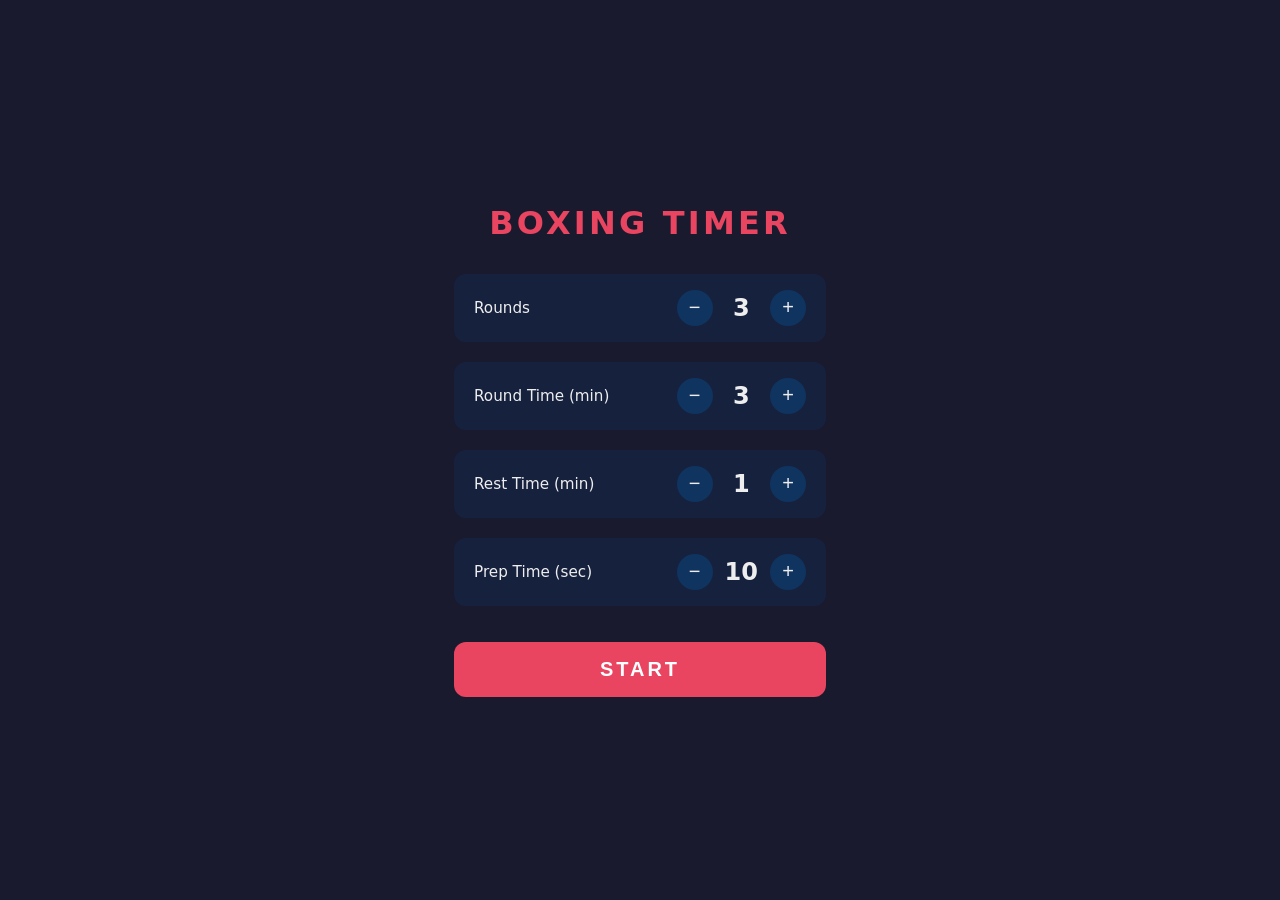
<file: index.html>
<!DOCTYPE html>
<html lang="en">
<head>
  <meta charset="UTF-8">
  <meta name="viewport" content="width=device-width, initial-scale=1.0">
  <title>Boxing Interval Timer</title>
  <link rel="stylesheet" href="style.css">
</head>
<body>
  <div class="container">
    <h1>Boxing Timer</h1>

    <div id="setup" class="setup">
      <div class="setting">
        <label for="rounds">Rounds</label>
        <div class="stepper">
          <button class="stepper-btn" data-target="rounds" data-dir="-1">−</button>
          <span id="rounds">3</span>
          <button class="stepper-btn" data-target="rounds" data-dir="1">+</button>
        </div>
      </div>

      <div class="setting">
        <label for="roundTime">Round Time (min)</label>
        <div class="stepper">
          <button class="stepper-btn" data-target="roundTime" data-dir="-1">−</button>
          <span id="roundTime">3</span>
          <button class="stepper-btn" data-target="roundTime" data-dir="1">+</button>
        </div>
      </div>

      <div class="setting">
        <label for="restTime">Rest Time (min)</label>
        <div class="stepper">
          <button class="stepper-btn" data-target="restTime" data-dir="-1">−</button>
          <span id="restTime">1</span>
          <button class="stepper-btn" data-target="restTime" data-dir="1">+</button>
        </div>
      </div>

      <div class="setting">
        <label for="prepTime">Prep Time (sec)</label>
        <div class="stepper">
          <button class="stepper-btn" data-target="prepTime" data-dir="-1">−</button>
          <span id="prepTime">10</span>
          <button class="stepper-btn" data-target="prepTime" data-dir="1">+</button>
        </div>
      </div>

      <button id="startBtn" class="start-btn">START</button>
    </div>

    <div id="timer" class="timer hidden">
      <div id="phaseLabel" class="phase-label">GET READY</div>
      <div id="roundLabel" class="round-label">Round 1 / 3</div>
      <div id="clock" class="clock">0:10</div>
      <div class="controls">
        <button id="pauseBtn" class="control-btn">PAUSE</button>
        <button id="resetBtn" class="control-btn">RESET</button>
      </div>
    </div>
  </div>

  <script src="app.js"></script>
</body>
</html>
</file>
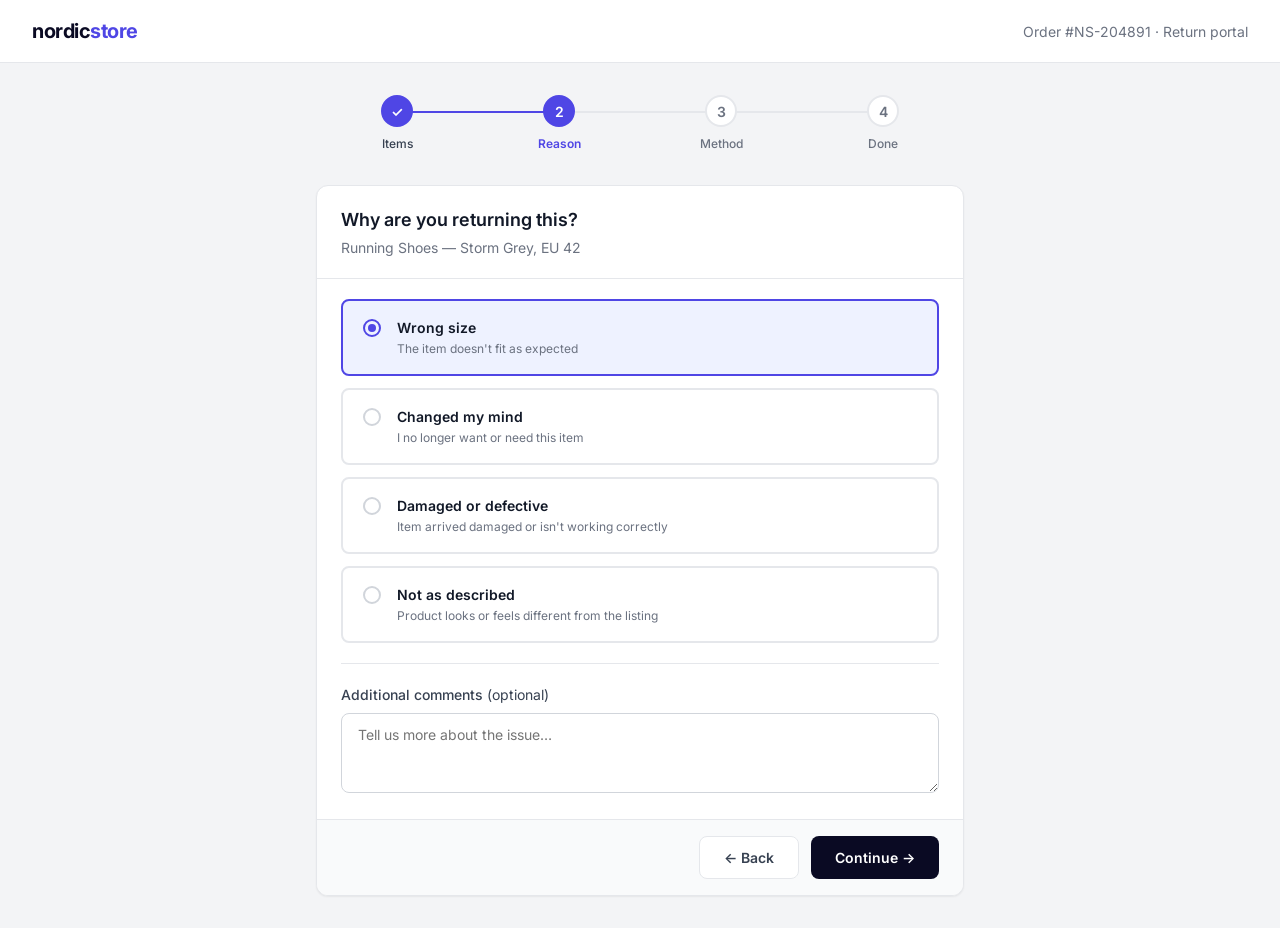
<file: return-flow.html>
<!DOCTYPE html>
<html lang="en">
<head>
  <meta charset="UTF-8">
  <meta name="viewport" content="width=device-width, initial-scale=1.0">
  <title>Return Items — Ingrid Design System Prototype</title>
  <link rel="preconnect" href="https://fonts.googleapis.com">
  <link href="https://fonts.googleapis.com/css2?family=Inter:wght@400;500;600;700&display=swap" rel="stylesheet">
  <style>
    /* ─── Design Tokens (Ingrid visual identity — reconstructed) ─── */
    :root {
      /* Colors */
      --color-primary:        #0A0A23;
      --color-primary-hover:  #1a1a3e;
      --color-accent:         #4F46E5;
      --color-accent-light:   #EEF2FF;
      --color-success:        #059669;
      --color-success-bg:     #ECFDF5;
      --color-warning:        #D97706;
      --color-warning-bg:     #FFFBEB;
      --color-error:          #DC2626;
      --color-error-bg:       #FEF2F2;

      --color-neutral-900:    #111827;
      --color-neutral-700:    #374151;
      --color-neutral-500:    #6B7280;
      --color-neutral-300:    #D1D5DB;
      --color-neutral-200:    #E5E7EB;
      --color-neutral-100:    #F3F4F6;
      --color-neutral-50:     #F9FAFB;
      --color-white:          #FFFFFF;

      /* Typography */
      --font-family:          'Inter', -apple-system, BlinkMacSystemFont, sans-serif;
      --text-xs:              0.75rem;
      --text-sm:              0.875rem;
      --text-base:            1rem;
      --text-lg:              1.125rem;
      --text-xl:              1.25rem;
      --text-2xl:             1.5rem;
      --text-3xl:             1.875rem;

      /* Spacing (4px base) */
      --space-1:  0.25rem;
      --space-2:  0.5rem;
      --space-3:  0.75rem;
      --space-4:  1rem;
      --space-5:  1.25rem;
      --space-6:  1.5rem;
      --space-8:  2rem;
      --space-10: 2.5rem;
      --space-12: 3rem;
      --space-16: 4rem;

      /* Radii */
      --radius-sm:  4px;
      --radius-md:  8px;
      --radius-lg:  12px;
      --radius-xl:  16px;
      --radius-full: 9999px;

      /* Shadows */
      --shadow-sm:  0 1px 2px rgba(0,0,0,.06);
      --shadow-md:  0 4px 12px rgba(0,0,0,.08);
      --shadow-lg:  0 8px 24px rgba(0,0,0,.1);
    }

    /* ─── Reset ─── */
    *, *::before, *::after { box-sizing: border-box; margin: 0; padding: 0; }
    body {
      font-family: var(--font-family);
      font-size: var(--text-base);
      color: var(--color-neutral-900);
      background: var(--color-neutral-100);
      min-height: 100vh;
      line-height: 1.5;
    }

    /* ─── Layout ─── */
    .page-header {
      background: var(--color-white);
      border-bottom: 1px solid var(--color-neutral-200);
      padding: var(--space-4) var(--space-8);
      display: flex;
      align-items: center;
      gap: var(--space-3);
    }
    .page-header .logo {
      font-size: var(--text-xl);
      font-weight: 700;
      color: var(--color-primary);
      letter-spacing: -0.5px;
    }
    .page-header .logo span { color: var(--color-accent); }
    .page-header .order-ref {
      margin-left: auto;
      font-size: var(--text-sm);
      color: var(--color-neutral-500);
    }

    .container {
      max-width: 680px;
      margin: 0 auto;
      padding: var(--space-8) var(--space-4);
    }

    /* ─── Stepper ─── */
    .stepper {
      display: flex;
      align-items: center;
      margin-bottom: var(--space-8);
    }
    .stepper-step {
      display: flex;
      flex-direction: column;
      align-items: center;
      gap: var(--space-2);
      flex: 1;
      position: relative;
    }
    .stepper-step:not(:last-child)::after {
      content: '';
      position: absolute;
      top: 16px;
      left: 50%;
      width: 100%;
      height: 2px;
      background: var(--color-neutral-200);
      z-index: 0;
    }
    .stepper-step.completed:not(:last-child)::after { background: var(--color-accent); }

    .step-circle {
      width: 32px;
      height: 32px;
      border-radius: var(--radius-full);
      border: 2px solid var(--color-neutral-200);
      background: var(--color-white);
      display: flex;
      align-items: center;
      justify-content: center;
      font-size: var(--text-sm);
      font-weight: 600;
      color: var(--color-neutral-500);
      position: relative;
      z-index: 1;
      transition: all .2s;
    }
    .stepper-step.active .step-circle {
      border-color: var(--color-accent);
      background: var(--color-accent);
      color: var(--color-white);
    }
    .stepper-step.completed .step-circle {
      border-color: var(--color-accent);
      background: var(--color-accent);
      color: var(--color-white);
    }
    .stepper-step.completed .step-circle::after { content: '✓'; }
    .stepper-step.completed .step-circle .step-num { display: none; }

    .step-label {
      font-size: var(--text-xs);
      font-weight: 500;
      color: var(--color-neutral-500);
      text-align: center;
      white-space: nowrap;
    }
    .stepper-step.active .step-label { color: var(--color-accent); font-weight: 600; }
    .stepper-step.completed .step-label { color: var(--color-neutral-700); }

    /* ─── Card ─── */
    .card {
      background: var(--color-white);
      border: 1px solid var(--color-neutral-200);
      border-radius: var(--radius-lg);
      box-shadow: var(--shadow-sm);
      overflow: hidden;
    }
    .card-header {
      padding: var(--space-5) var(--space-6);
      border-bottom: 1px solid var(--color-neutral-200);
    }
    .card-title {
      font-size: var(--text-lg);
      font-weight: 600;
      color: var(--color-neutral-900);
    }
    .card-subtitle {
      font-size: var(--text-sm);
      color: var(--color-neutral-500);
      margin-top: var(--space-1);
    }
    .card-body { padding: var(--space-5) var(--space-6); }
    .card-footer {
      padding: var(--space-4) var(--space-6);
      border-top: 1px solid var(--color-neutral-200);
      background: var(--color-neutral-50);
      display: flex;
      gap: var(--space-3);
      justify-content: flex-end;
    }

    /* ─── Item Row (select items step) ─── */
    .item-list { display: flex; flex-direction: column; }
    .item-row {
      display: flex;
      align-items: center;
      gap: var(--space-4);
      padding: var(--space-4) var(--space-6);
      border-bottom: 1px solid var(--color-neutral-100);
      cursor: pointer;
      transition: background .15s;
    }
    .item-row:last-child { border-bottom: none; }
    .item-row:hover { background: var(--color-neutral-50); }
    .item-row.selected { background: var(--color-accent-light); }

    .item-checkbox {
      width: 18px;
      height: 18px;
      border-radius: var(--radius-sm);
      border: 2px solid var(--color-neutral-300);
      background: var(--color-white);
      display: flex;
      align-items: center;
      justify-content: center;
      flex-shrink: 0;
      transition: all .15s;
    }
    .item-row.selected .item-checkbox {
      background: var(--color-accent);
      border-color: var(--color-accent);
    }
    .item-row.selected .item-checkbox::after {
      content: '';
      width: 5px;
      height: 9px;
      border: 2px solid white;
      border-top: none;
      border-left: none;
      transform: rotate(45deg) translateY(-1px);
      display: block;
    }

    .item-image {
      width: 52px;
      height: 52px;
      border-radius: var(--radius-md);
      background: var(--color-neutral-100);
      border: 1px solid var(--color-neutral-200);
      display: flex;
      align-items: center;
      justify-content: center;
      font-size: 22px;
      flex-shrink: 0;
    }
    .item-info { flex: 1; }
    .item-name { font-size: var(--text-sm); font-weight: 500; color: var(--color-neutral-900); }
    .item-meta { font-size: var(--text-xs); color: var(--color-neutral-500); margin-top: 2px; }
    .item-price { font-size: var(--text-sm); font-weight: 600; color: var(--color-neutral-900); }

    /* ─── Badge ─── */
    .badge {
      display: inline-flex;
      align-items: center;
      gap: var(--space-1);
      padding: 2px var(--space-2);
      border-radius: var(--radius-full);
      font-size: var(--text-xs);
      font-weight: 500;
    }
    .badge-neutral { background: var(--color-neutral-100); color: var(--color-neutral-700); }
    .badge-success { background: var(--color-success-bg); color: var(--color-success); }
    .badge-warning { background: var(--color-warning-bg); color: var(--color-warning); }

    /* ─── Radio Option Card ─── */
    .option-list { display: flex; flex-direction: column; gap: var(--space-3); }
    .option-card {
      display: flex;
      align-items: flex-start;
      gap: var(--space-4);
      padding: var(--space-4) var(--space-5);
      border: 2px solid var(--color-neutral-200);
      border-radius: var(--radius-md);
      cursor: pointer;
      transition: all .15s;
      background: var(--color-white);
    }
    .option-card:hover { border-color: var(--color-neutral-300); box-shadow: var(--shadow-sm); }
    .option-card.selected { border-color: var(--color-accent); background: var(--color-accent-light); }

    .option-radio {
      width: 18px;
      height: 18px;
      border-radius: var(--radius-full);
      border: 2px solid var(--color-neutral-300);
      display: flex;
      align-items: center;
      justify-content: center;
      flex-shrink: 0;
      margin-top: 2px;
      transition: all .15s;
    }
    .option-card.selected .option-radio { border-color: var(--color-accent); }
    .option-card.selected .option-radio::after {
      content: '';
      width: 8px;
      height: 8px;
      border-radius: var(--radius-full);
      background: var(--color-accent);
      display: block;
    }

    .option-icon {
      width: 40px;
      height: 40px;
      border-radius: var(--radius-md);
      background: var(--color-neutral-100);
      display: flex;
      align-items: center;
      justify-content: center;
      font-size: 20px;
      flex-shrink: 0;
    }
    .option-card.selected .option-icon { background: var(--color-white); }
    .option-body { flex: 1; }
    .option-title { font-size: var(--text-sm); font-weight: 600; color: var(--color-neutral-900); }
    .option-desc { font-size: var(--text-xs); color: var(--color-neutral-500); margin-top: 2px; }
    .option-meta { font-size: var(--text-xs); color: var(--color-neutral-500); margin-top: var(--space-1); }
    .option-tag {
      font-size: var(--text-xs);
      font-weight: 500;
      color: var(--color-success);
      background: var(--color-success-bg);
      padding: 2px var(--space-2);
      border-radius: var(--radius-full);
      display: inline-block;
      margin-top: var(--space-1);
    }

    /* ─── Buttons ─── */
    .btn {
      display: inline-flex;
      align-items: center;
      justify-content: center;
      gap: var(--space-2);
      padding: var(--space-3) var(--space-6);
      border-radius: var(--radius-md);
      font-family: var(--font-family);
      font-size: var(--text-sm);
      font-weight: 600;
      cursor: pointer;
      border: none;
      transition: all .15s;
      text-decoration: none;
    }
    .btn-primary {
      background: var(--color-primary);
      color: var(--color-white);
    }
    .btn-primary:hover { background: var(--color-primary-hover); box-shadow: var(--shadow-md); }
    .btn-secondary {
      background: var(--color-white);
      color: var(--color-neutral-700);
      border: 1px solid var(--color-neutral-200);
    }
    .btn-secondary:hover { background: var(--color-neutral-50); border-color: var(--color-neutral-300); }
    .btn-ghost {
      background: transparent;
      color: var(--color-neutral-500);
    }
    .btn-ghost:hover { background: var(--color-neutral-100); color: var(--color-neutral-700); }
    .btn:disabled { opacity: 0.4; cursor: not-allowed; }

    /* ─── Alert ─── */
    .alert {
      display: flex;
      gap: var(--space-3);
      padding: var(--space-4) var(--space-5);
      border-radius: var(--radius-md);
      font-size: var(--text-sm);
    }
    .alert-info {
      background: var(--color-accent-light);
      color: var(--color-accent);
      border: 1px solid #C7D2FE;
    }
    .alert-success {
      background: var(--color-success-bg);
      color: var(--color-success);
      border: 1px solid #A7F3D0;
    }

    /* ─── Summary list ─── */
    .summary-list { display: flex; flex-direction: column; gap: var(--space-1); }
    .summary-row {
      display: flex;
      justify-content: space-between;
      font-size: var(--text-sm);
      padding: var(--space-2) 0;
      border-bottom: 1px solid var(--color-neutral-100);
    }
    .summary-row:last-child { border-bottom: none; }
    .summary-label { color: var(--color-neutral-500); }
    .summary-value { font-weight: 500; color: var(--color-neutral-900); }

    /* ─── Confirmation screen ─── */
    .confirm-hero {
      text-align: center;
      padding: var(--space-10) var(--space-6) var(--space-8);
    }
    .confirm-icon {
      width: 72px;
      height: 72px;
      border-radius: var(--radius-full);
      background: var(--color-success-bg);
      display: flex;
      align-items: center;
      justify-content: center;
      font-size: 36px;
      margin: 0 auto var(--space-5);
    }
    .confirm-title {
      font-size: var(--text-2xl);
      font-weight: 700;
      color: var(--color-neutral-900);
      margin-bottom: var(--space-2);
    }
    .confirm-sub {
      font-size: var(--text-sm);
      color: var(--color-neutral-500);
      max-width: 360px;
      margin: 0 auto;
    }
    .return-label-mock {
      margin: var(--space-6);
      padding: var(--space-5);
      border: 2px dashed var(--color-neutral-300);
      border-radius: var(--radius-md);
      text-align: center;
      background: var(--color-neutral-50);
    }
    .return-label-mock .barcode {
      font-family: monospace;
      font-size: var(--text-xs);
      letter-spacing: 6px;
      color: var(--color-neutral-700);
      margin: var(--space-3) 0 var(--space-1);
    }
    .return-label-mock .barcode-bars {
      display: flex;
      justify-content: center;
      gap: 2px;
      margin: var(--space-3) auto;
      width: fit-content;
    }
    .bar { background: var(--color-neutral-900); border-radius: 1px; }

    /* ─── Step visibility ─── */
    .step-view { display: none; }
    .step-view.active { display: block; }

    /* ─── Divider ─── */
    .divider { height: 1px; background: var(--color-neutral-200); margin: var(--space-5) 0; }

    /* ─── Quantity selector ─── */
    .qty-selector {
      display: flex;
      align-items: center;
      gap: var(--space-2);
    }
    .qty-btn {
      width: 28px;
      height: 28px;
      border-radius: var(--radius-sm);
      border: 1px solid var(--color-neutral-300);
      background: var(--color-white);
      display: flex;
      align-items: center;
      justify-content: center;
      cursor: pointer;
      font-size: var(--text-base);
      color: var(--color-neutral-700);
      transition: all .15s;
    }
    .qty-btn:hover { background: var(--color-neutral-100); }
    .qty-val { font-size: var(--text-sm); font-weight: 600; min-width: 20px; text-align: center; }

    /* ─── Selection count chip ─── */
    .selection-chip {
      display: inline-flex;
      align-items: center;
      gap: var(--space-2);
      padding: var(--space-2) var(--space-3);
      background: var(--color-accent);
      color: white;
      border-radius: var(--radius-full);
      font-size: var(--text-xs);
      font-weight: 600;
      margin-top: var(--space-4);
    }
  </style>
</head>
<body>

<!-- ─── Header ─── -->
<header class="page-header">
  <div class="logo">nordic<span>store</span></div>
  <span class="order-ref">Order #NS-204891 · Return portal</span>
</header>

<main class="container">

  <!-- ─── Stepper ─── -->
  <nav class="stepper" aria-label="Return steps">
    <div class="stepper-step completed" id="step-nav-1">
      <div class="step-circle"><span class="step-num">1</span></div>
      <span class="step-label">Items</span>
    </div>
    <div class="stepper-step active" id="step-nav-2">
      <div class="step-circle"><span class="step-num">2</span></div>
      <span class="step-label">Reason</span>
    </div>
    <div class="stepper-step" id="step-nav-3">
      <div class="step-circle"><span class="step-num">3</span></div>
      <span class="step-label">Method</span>
    </div>
    <div class="stepper-step" id="step-nav-4">
      <div class="step-circle"><span class="step-num">4</span></div>
      <span class="step-label">Done</span>
    </div>
  </nav>

  <!-- ════════════════════════════════════════════
       STEP 1 — Select Items
  ════════════════════════════════════════════ -->
  <div class="step-view" id="step-1">
    <div class="card">
      <div class="card-header">
        <div class="card-title">Select items to return</div>
        <div class="card-subtitle">Choose one or more items from order #NS-204891</div>
      </div>

      <div class="item-list">

        <div class="item-row selected" onclick="toggleItem(this)">
          <div class="item-checkbox"></div>
          <div class="item-image">👟</div>
          <div class="item-info">
            <div class="item-name">Running Shoes — Storm Grey</div>
            <div class="item-meta">Size: EU 42 &nbsp;·&nbsp; Qty: 1 &nbsp;·&nbsp; <span class="badge badge-success">Returnable</span></div>
          </div>
          <div class="item-price">€89.00</div>
        </div>

        <div class="item-row" onclick="toggleItem(this)">
          <div class="item-checkbox"></div>
          <div class="item-image">🧥</div>
          <div class="item-info">
            <div class="item-name">Merino Wool Jacket — Navy</div>
            <div class="item-meta">Size: M &nbsp;·&nbsp; Qty: 1 &nbsp;·&nbsp; <span class="badge badge-success">Returnable</span></div>
          </div>
          <div class="item-price">€149.00</div>
        </div>

        <div class="item-row" style="opacity:.55;cursor:not-allowed" title="Final sale — not eligible for return">
          <div class="item-checkbox"></div>
          <div class="item-image">🧣</div>
          <div class="item-info">
            <div class="item-name">Cashmere Scarf — Cream</div>
            <div class="item-meta">Qty: 1 &nbsp;·&nbsp; <span class="badge badge-warning">Final sale</span></div>
          </div>
          <div class="item-price">€45.00</div>
        </div>

      </div>

      <div class="card-footer" style="flex-direction:column;align-items:flex-start;gap:var(--space-3)">
        <div id="selection-count" class="selection-chip">1 item selected — €89.00</div>
        <div style="display:flex;gap:var(--space-3);align-self:flex-end">
          <button class="btn btn-ghost">Cancel</button>
          <button class="btn btn-primary" onclick="goTo(2)">Continue →</button>
        </div>
      </div>
    </div>
  </div>

  <!-- ════════════════════════════════════════════
       STEP 2 — Return Reason
  ════════════════════════════════════════════ -->
  <div class="step-view active" id="step-2">
    <div class="card">
      <div class="card-header">
        <div class="card-title">Why are you returning this?</div>
        <div class="card-subtitle">Running Shoes — Storm Grey, EU 42</div>
      </div>

      <div class="card-body">
        <div class="option-list">

          <div class="option-card selected" onclick="selectOption(this, 'reason')">
            <div class="option-radio"></div>
            <div class="option-body">
              <div class="option-title">Wrong size</div>
              <div class="option-desc">The item doesn't fit as expected</div>
            </div>
          </div>

          <div class="option-card" onclick="selectOption(this, 'reason')">
            <div class="option-radio"></div>
            <div class="option-body">
              <div class="option-title">Changed my mind</div>
              <div class="option-desc">I no longer want or need this item</div>
            </div>
          </div>

          <div class="option-card" onclick="selectOption(this, 'reason')">
            <div class="option-radio"></div>
            <div class="option-body">
              <div class="option-title">Damaged or defective</div>
              <div class="option-desc">Item arrived damaged or isn't working correctly</div>
            </div>
          </div>

          <div class="option-card" onclick="selectOption(this, 'reason')">
            <div class="option-radio"></div>
            <div class="option-body">
              <div class="option-title">Not as described</div>
              <div class="option-desc">Product looks or feels different from the listing</div>
            </div>
          </div>

        </div>

        <div class="divider"></div>

        <label style="display:block;font-size:var(--text-sm);font-weight:500;color:var(--color-neutral-700);margin-bottom:var(--space-2)">
          Additional comments <span style="color:var(--color-neutral-400);font-weight:400">(optional)</span>
        </label>
        <textarea
          placeholder="Tell us more about the issue…"
          style="width:100%;padding:var(--space-3) var(--space-4);border:1px solid var(--color-neutral-300);border-radius:var(--radius-md);font-family:var(--font-family);font-size:var(--text-sm);color:var(--color-neutral-900);resize:vertical;min-height:80px;outline:none;transition:border .15s"
          onfocus="this.style.borderColor='var(--color-accent)'"
          onblur="this.style.borderColor='var(--color-neutral-300)'"
        ></textarea>
      </div>

      <div class="card-footer">
        <button class="btn btn-secondary" onclick="goTo(1)">← Back</button>
        <button class="btn btn-primary" onclick="goTo(3)">Continue →</button>
      </div>
    </div>
  </div>

  <!-- ════════════════════════════════════════════
       STEP 3 — Return Method
  ════════════════════════════════════════════ -->
  <div class="step-view" id="step-3">
    <div class="card">
      <div class="card-header">
        <div class="card-title">Choose return method</div>
        <div class="card-subtitle">Select how you'd like to send the item back</div>
      </div>

      <div class="card-body">
        <div class="option-list">

          <div class="option-card selected" onclick="selectOption(this, 'method')">
            <div class="option-radio"></div>
            <div class="option-icon">📦</div>
            <div class="option-body">
              <div class="option-title">Drop-off at parcel shop</div>
              <div class="option-desc">Bring your return to the nearest PostNord, DHL, or UPS location</div>
              <div class="option-meta">Over 4,200 drop-off points available near you</div>
              <div class="option-tag">Free return</div>
            </div>
          </div>

          <div class="option-card" onclick="selectOption(this, 'method')">
            <div class="option-radio"></div>
            <div class="option-icon">🚚</div>
            <div class="option-body">
              <div class="option-title">Home pickup</div>
              <div class="option-desc">Schedule a courier pickup from your address</div>
              <div class="option-meta">Available Mon–Fri, select your preferred time slot</div>
              <div class="option-tag">Free return</div>
            </div>
          </div>

          <div class="option-card" onclick="selectOption(this, 'method')">
            <div class="option-radio"></div>
            <div class="option-icon">🏪</div>
            <div class="option-body">
              <div class="option-title">Return in store</div>
              <div class="option-desc">Bring the item to any NordicStore location</div>
              <div class="option-meta">Show your return QR code at the register</div>
              <div class="option-tag">Instant refund</div>
            </div>
          </div>

        </div>

        <div class="divider"></div>

        <div class="alert alert-info">
          <span>ℹ️</span>
          <span>Your refund of <strong>€89.00</strong> will be processed within 3–5 business days after we receive the item.</span>
        </div>
      </div>

      <div class="card-footer">
        <button class="btn btn-secondary" onclick="goTo(2)">← Back</button>
        <button class="btn btn-primary" onclick="goTo(4)">Confirm return →</button>
      </div>
    </div>
  </div>

  <!-- ════════════════════════════════════════════
       STEP 4 — Confirmation
  ════════════════════════════════════════════ -->
  <div class="step-view" id="step-4">
    <div class="card">

      <div class="confirm-hero">
        <div class="confirm-icon">✅</div>
        <div class="confirm-title">Return booked!</div>
        <div class="confirm-sub">Your return has been registered. Print or save your label below and drop it off at the nearest parcel shop.</div>
      </div>

      <!-- Simulated return label -->
      <div class="return-label-mock">
        <div style="font-size:var(--text-xs);font-weight:600;text-transform:uppercase;letter-spacing:.05em;color:var(--color-neutral-500);margin-bottom:var(--space-3)">Return Shipping Label</div>
        <div style="font-weight:700;font-size:var(--text-lg)">NordicStore Returns</div>
        <div style="font-size:var(--text-xs);color:var(--color-neutral-500);margin-top:2px">Warehouse 3 · Industrivägen 14 · 211 24 Malmö, SE</div>

        <div class="barcode-bars" style="display:flex;justify-content:center;gap:2px;margin:var(--space-4) auto">
          <script>
            // draw fake barcode bars inline
            document.write([3,1,2,1,3,2,1,1,2,3,1,2,1,3,1,2,1,3,2,1,1,2,1,3,2,1,1,3,1,2,3,1,2,1,3,1,2,1,3,2]
              .map(w=>`<div class="bar" style="width:${w}px;height:40px"></div>`).join(''));
          </script>
        </div>
        <div class="barcode">RET-204891-01</div>
        <div style="font-size:var(--text-xs);color:var(--color-neutral-400);margin-top:var(--space-2)">Valid until 26 April 2026 · PostNord / DHL / UPS accepted</div>
      </div>

      <div class="card-body">
        <div style="font-size:var(--text-sm);font-weight:600;color:var(--color-neutral-700);margin-bottom:var(--space-3)">Return summary</div>
        <div class="summary-list">
          <div class="summary-row">
            <span class="summary-label">Item</span>
            <span class="summary-value">Running Shoes — Storm Grey, EU 42</span>
          </div>
          <div class="summary-row">
            <span class="summary-label">Reason</span>
            <span class="summary-value">Wrong size</span>
          </div>
          <div class="summary-row">
            <span class="summary-label">Return method</span>
            <span class="summary-value">Drop-off at parcel shop</span>
          </div>
          <div class="summary-row">
            <span class="summary-label">Refund amount</span>
            <span class="summary-value" style="color:var(--color-success);font-weight:700">€89.00</span>
          </div>
          <div class="summary-row">
            <span class="summary-label">Refund to</span>
            <span class="summary-value">Original payment method</span>
          </div>
          <div class="summary-row">
            <span class="summary-label">Return ID</span>
            <span class="summary-value" style="font-family:monospace">RET-204891-01</span>
          </div>
        </div>

        <div class="divider"></div>
        <div class="alert alert-success">
          <span>📧</span>
          <span>Confirmation sent to <strong>anna.lindqvist@email.com</strong>. You'll get a refund notification once we process your return.</span>
        </div>
      </div>

      <div class="card-footer" style="justify-content:space-between">
        <button class="btn btn-ghost" onclick="goTo(1)">← Start new return</button>
        <button class="btn btn-primary" onclick="window.print()">🖨 Print label</button>
      </div>
    </div>
  </div>

</main>

<script>
  // ─── Navigation ───
  function goTo(step) {
    document.querySelectorAll('.step-view').forEach(v => v.classList.remove('active'));
    document.getElementById('step-' + step).classList.add('active');
    updateStepper(step);
    window.scrollTo({ top: 0, behavior: 'smooth' });
  }

  function updateStepper(current) {
    for (let i = 1; i <= 4; i++) {
      const nav = document.getElementById('step-nav-' + i);
      nav.classList.remove('active', 'completed');
      if (i < current) nav.classList.add('completed');
      else if (i === current) nav.classList.add('active');
    }
  }

  // ─── Toggle item selection ───
  function toggleItem(row) {
    if (row.style.cursor === 'not-allowed') return;
    row.classList.toggle('selected');
    updateSelectionChip();
  }

  function updateSelectionChip() {
    const prices = { 0: 89, 1: 149 };
    const rows = document.querySelectorAll('#step-1 .item-row:not([style*="not-allowed"])');
    let count = 0, total = 0;
    rows.forEach((r, i) => {
      if (r.classList.contains('selected')) { count++; total += prices[i] || 0; }
    });
    const chip = document.getElementById('selection-count');
    chip.textContent = count === 0
      ? 'No items selected'
      : `${count} item${count > 1 ? 's' : ''} selected — €${total.toFixed(2)}`;
    chip.style.background = count === 0 ? 'var(--color-neutral-400)' : 'var(--color-accent)';
  }

  // ─── Radio option select ───
  function selectOption(card, group) {
    card.closest('.option-list')
        .querySelectorAll('.option-card')
        .forEach(c => c.classList.remove('selected'));
    card.classList.add('selected');
  }
</script>

</body>
</html>
</file>
<file: style.css>
*, *::before, *::after {
  box-sizing: border-box;
  margin: 0;
  padding: 0;
}

body {
  font-family: 'Segoe UI', system-ui, -apple-system, sans-serif;
  background: #1a1a2e;
  color: #eee;
  min-height: 100vh;
  display: flex;
  justify-content: center;
  align-items: center;
}

.container {
  text-align: center;
  width: 100%;
  max-width: 420px;
  padding: 2rem 1.5rem;
}

h1 {
  font-size: 2rem;
  font-weight: 700;
  margin-bottom: 2rem;
  text-transform: uppercase;
  letter-spacing: 0.1em;
  color: #e94560;
}

/* Setup screen */
.setup {
  display: flex;
  flex-direction: column;
  gap: 1.25rem;
}

.setting {
  display: flex;
  justify-content: space-between;
  align-items: center;
  background: #16213e;
  padding: 1rem 1.25rem;
  border-radius: 12px;
}

.setting label {
  font-size: 0.95rem;
  font-weight: 500;
}

.stepper {
  display: flex;
  align-items: center;
  gap: 0.75rem;
}

.stepper span {
  font-size: 1.5rem;
  font-weight: 700;
  min-width: 2ch;
  text-align: center;
}

.stepper-btn {
  width: 36px;
  height: 36px;
  border: none;
  border-radius: 50%;
  background: #0f3460;
  color: #eee;
  font-size: 1.25rem;
  cursor: pointer;
  display: flex;
  align-items: center;
  justify-content: center;
  transition: background 0.15s;
}

.stepper-btn:hover {
  background: #e94560;
}

.start-btn {
  margin-top: 1rem;
  padding: 1rem;
  border: none;
  border-radius: 12px;
  background: #e94560;
  color: #fff;
  font-size: 1.25rem;
  font-weight: 700;
  letter-spacing: 0.15em;
  cursor: pointer;
  transition: background 0.15s;
}

.start-btn:hover {
  background: #c7365a;
}

/* Timer screen */
.timer {
  display: flex;
  flex-direction: column;
  align-items: center;
  gap: 0.75rem;
}

.timer.hidden {
  display: none;
}

.phase-label {
  font-size: 1.5rem;
  font-weight: 700;
  text-transform: uppercase;
  letter-spacing: 0.1em;
  padding: 0.4rem 1.5rem;
  border-radius: 8px;
  transition: background 0.3s, color 0.3s;
}

.phase-label.prep {
  background: #f0a500;
  color: #1a1a2e;
}

.phase-label.round {
  background: #e94560;
  color: #fff;
}

.phase-label.rest {
  background: #1b998b;
  color: #fff;
}

.phase-label.done {
  background: #6c63ff;
  color: #fff;
}

.round-label {
  font-size: 1rem;
  color: #aaa;
}

.clock {
  font-size: 7rem;
  font-weight: 700;
  font-variant-numeric: tabular-nums;
  line-height: 1;
  margin: 1rem 0;
}

.controls {
  display: flex;
  gap: 1rem;
  margin-top: 0.5rem;
}

.control-btn {
  padding: 0.75rem 2rem;
  border: 2px solid #eee;
  border-radius: 10px;
  background: transparent;
  color: #eee;
  font-size: 1rem;
  font-weight: 600;
  letter-spacing: 0.1em;
  cursor: pointer;
  transition: background 0.15s, color 0.15s;
}

.control-btn:hover {
  background: #eee;
  color: #1a1a2e;
}

/* Warning flash at 10 seconds remaining */
.clock.warning {
  color: #f0a500;
  animation: pulse 0.6s ease-in-out infinite alternate;
}

@keyframes pulse {
  from { opacity: 1; }
  to { opacity: 0.5; }
}
</file>
